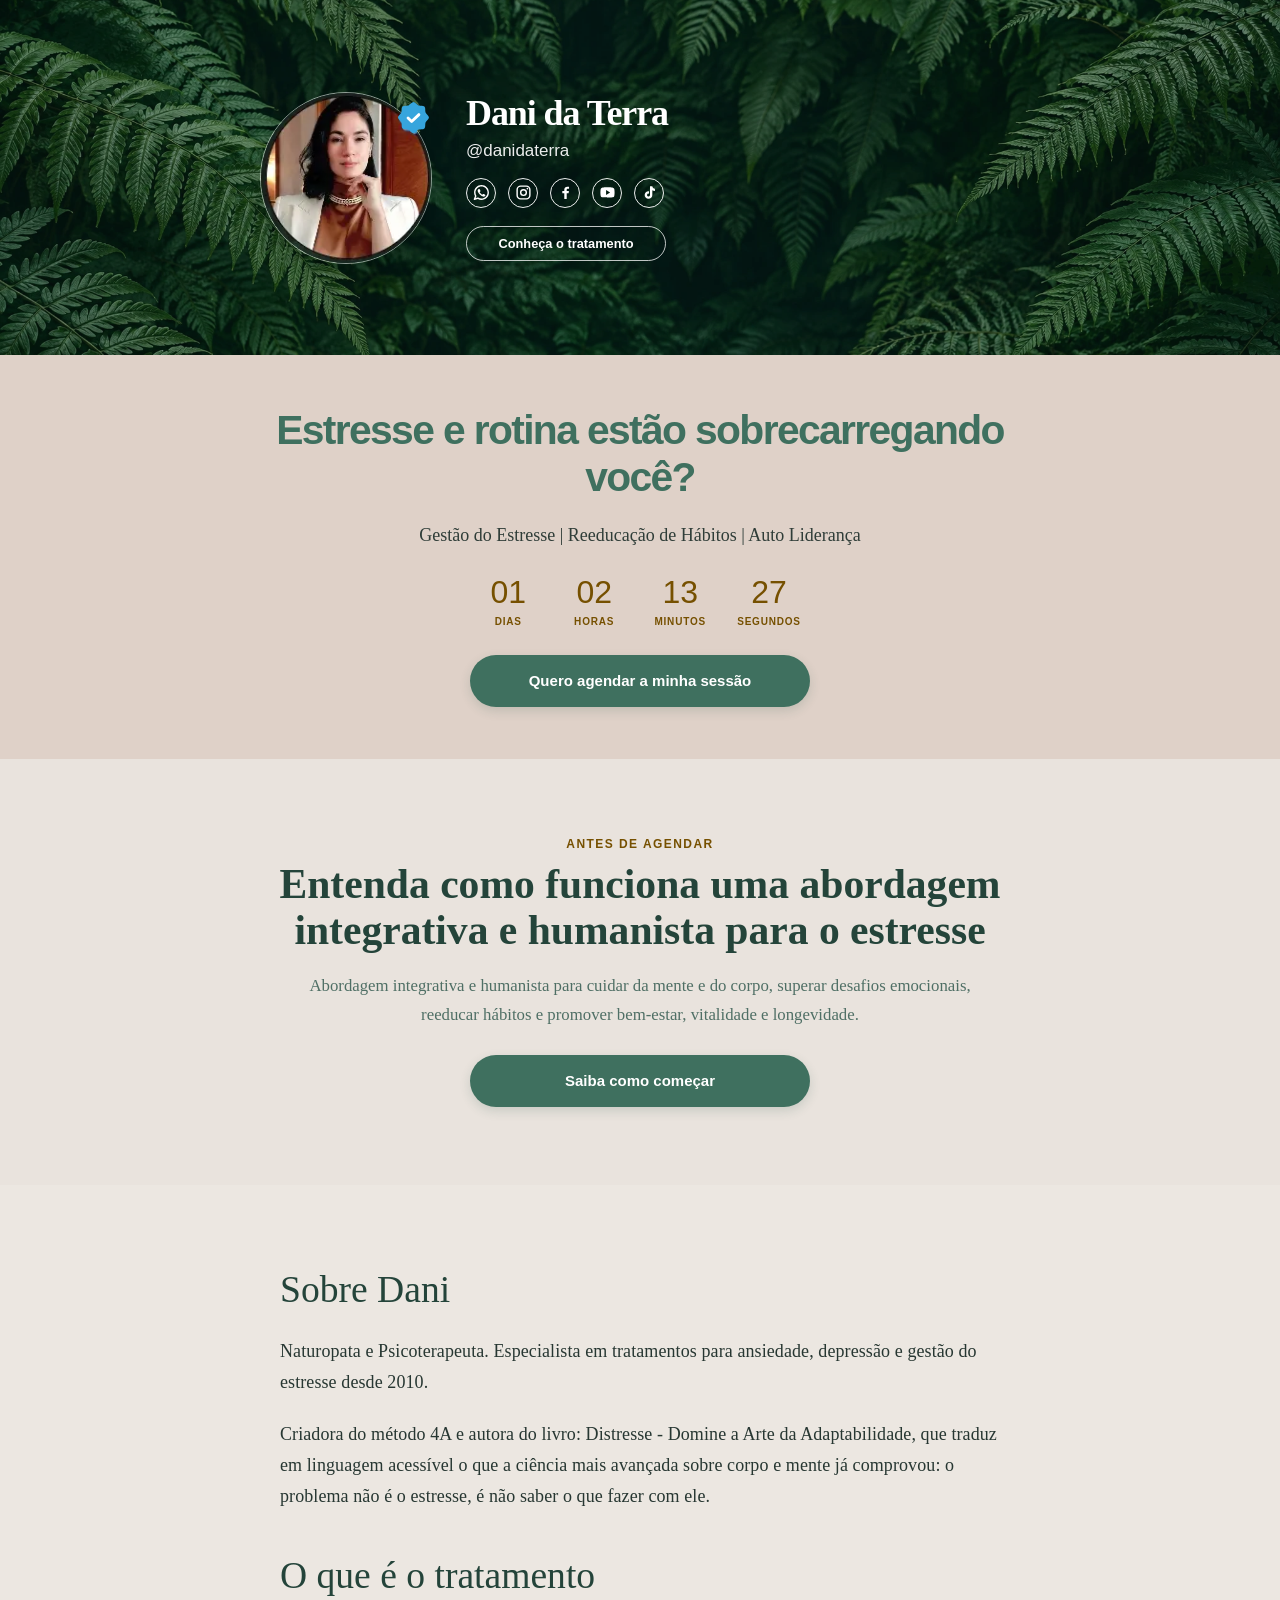
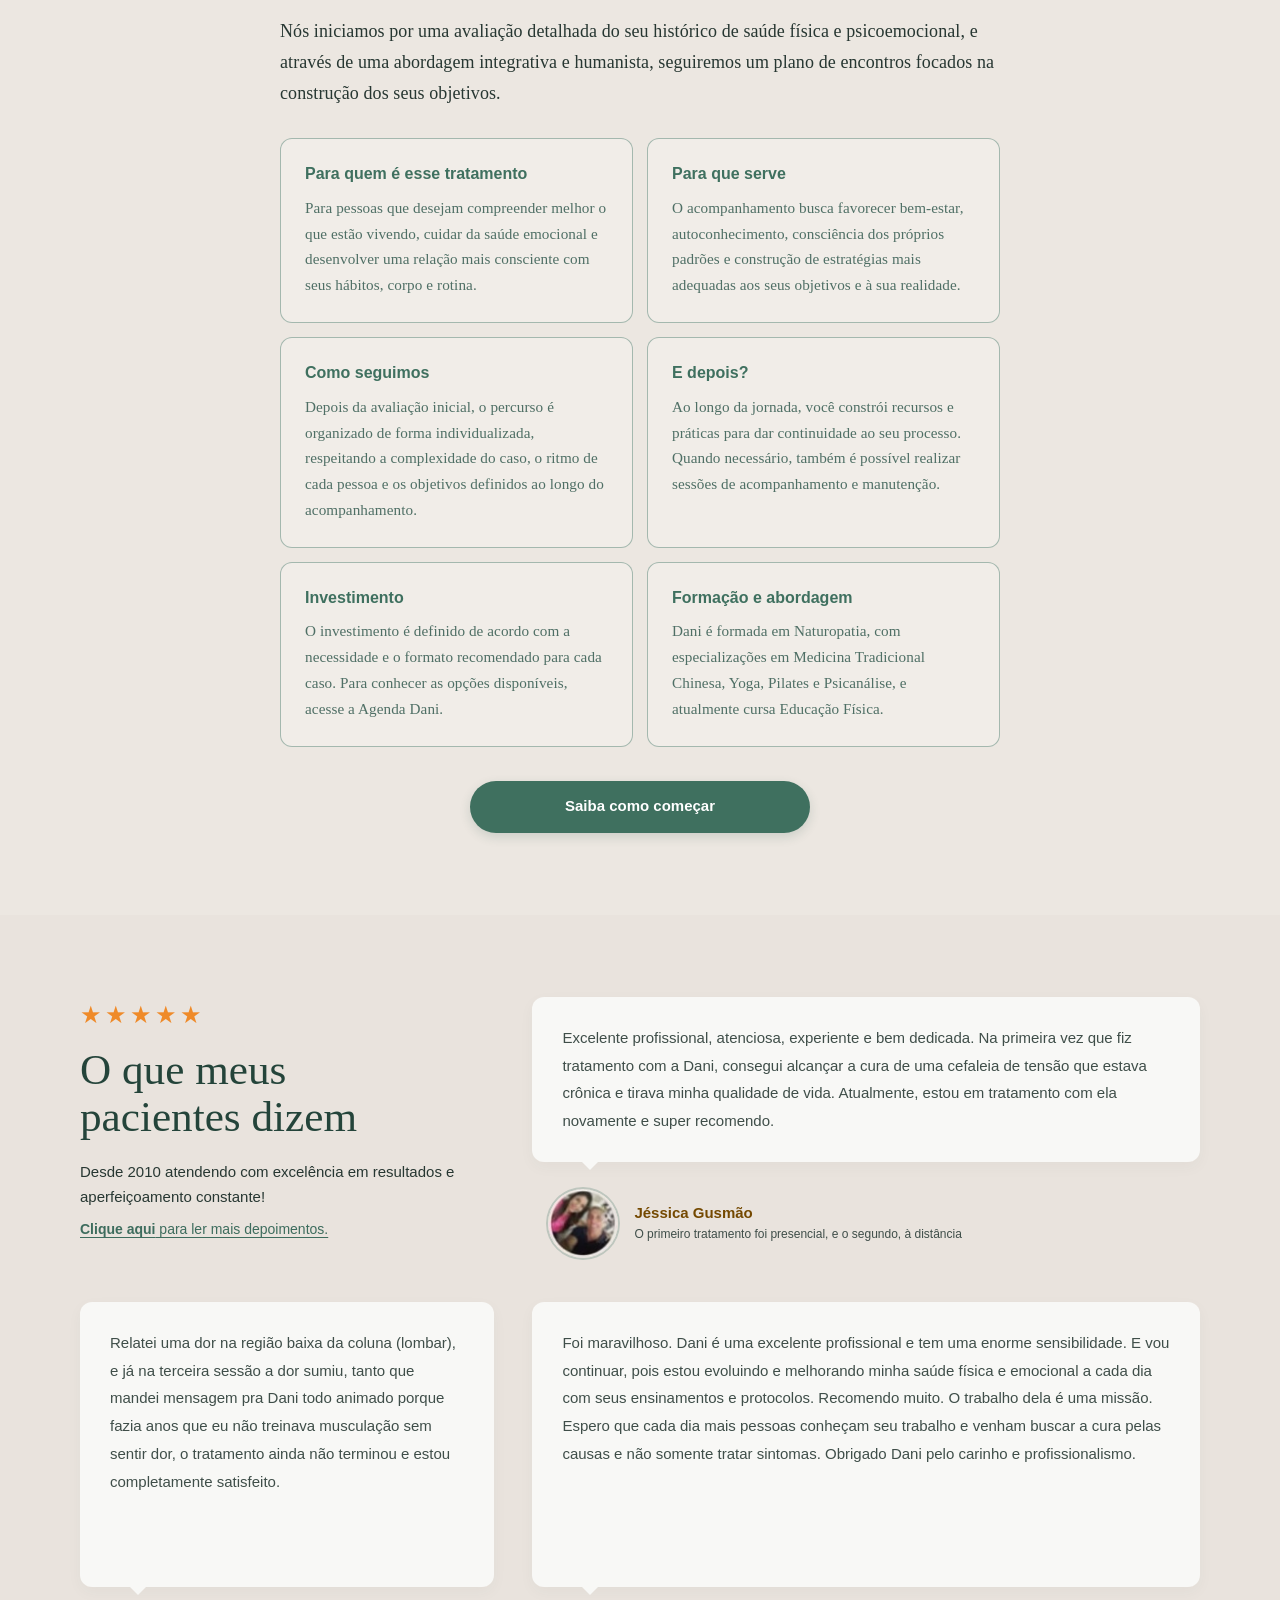
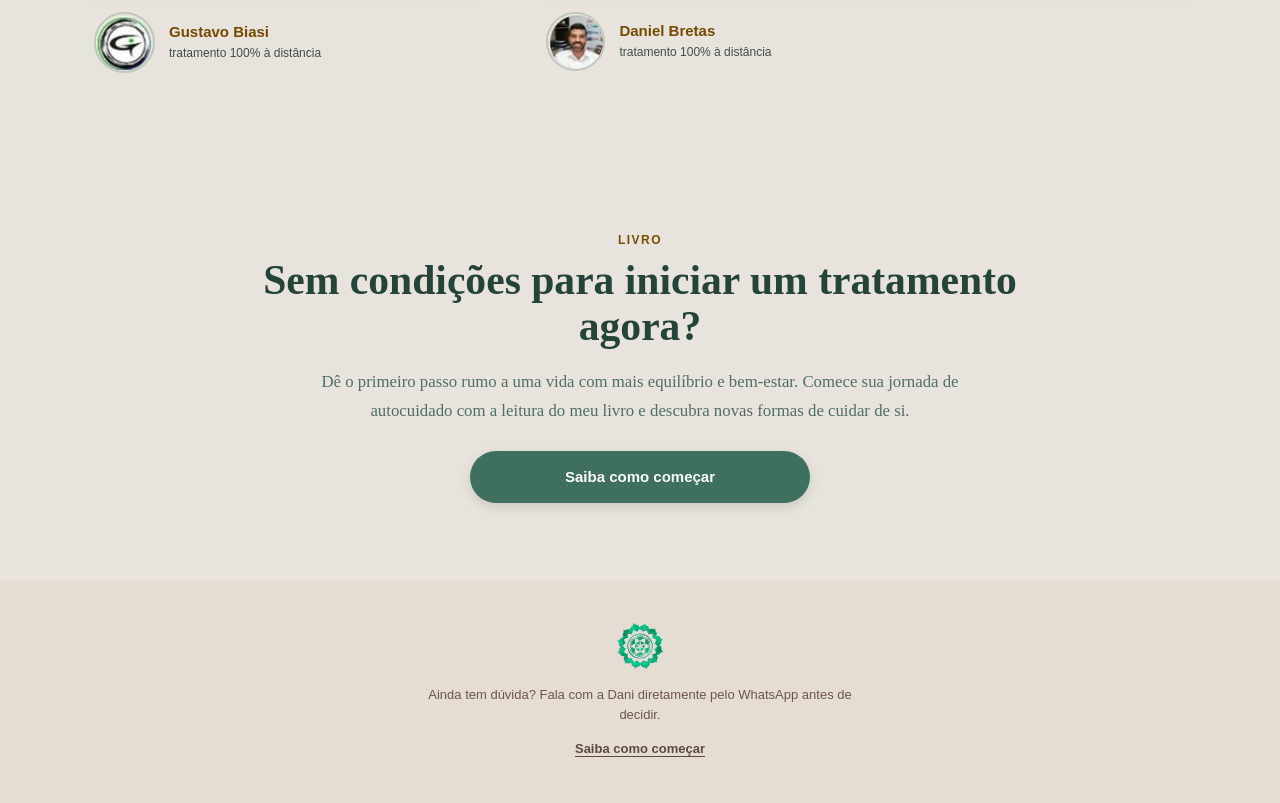
<file: index.html>
<!doctype html>
<html lang="pt-BR">
  <head>
    <meta charset="utf-8" />
    <meta name="viewport" content="width=device-width, initial-scale=1" />
    <meta name="theme-color" content="#3f705f" />
    <meta name="color-scheme" content="light" />
    <meta
      name="description"
      content="Gestão do estresse, reeducação de hábitos e auto liderança com Dani da Terra."
    />
    <title>Dani da Terra | Gestão do Estresse e Saúde Emocional</title>
    <link rel="icon" href="assets/brand-mark.png" type="image/png" />
    <link
      rel="preload"
      as="image"
      href="assets/fern-bg-v2.webp"
      fetchpriority="high"
    />
    <link rel="stylesheet" href="styles.css?v=4" />
  </head>
  <body>
    <main>
      <header class="site-header" id="inicio">
        <div class="header-overlay"></div>
        <div class="profile-lockup">
          <a
            class="profile-link"
            href="#inicio"
            aria-label="Dani da Terra - início"
          >
            <img
              src="assets/dani-profile.webp"
              alt="Dani da Terra"
              class="profile-avatar"
              width="178"
              height="178"
              fetchpriority="high"
              decoding="async"
            />
            <span class="verified" aria-hidden="true"
              ><svg
                xmlns="http://www.w3.org/2000/svg"
                id="Layer_2"
                data-name="Layer 2"
                viewBox="0 0 208 208"
              >
                <defs>
                  <style>
                    .cls-1 {
                      fill: #36a5dd;
                    }

                    .cls-2 {
                      fill: none;
                      stroke: #fff;
                      stroke-linecap: round;
                      stroke-linejoin: round;
                      stroke-width: 19px;
                    }
                  </style>
                </defs>
                <g id="Layer_1-2" data-name="Layer 1">
                  <path
                    class="cls-1"
                    d="m30.5,177.5c-9.2-9.2-3.1-28.5-7.8-39.8S0,116.5,0,104s17.8-22,22.7-33.7-1.4-30.6,7.8-39.8,28.5-3.1,39.8-7.8S91.5,0,104,0s22,17.8,33.7,22.7,30.6-1.4,39.8,7.8,3.1,28.5,7.8,39.8,22.7,21.2,22.7,33.7-17.8,22-22.7,33.7,1.4,30.6-7.8,39.8-28.5,3.1-39.8,7.8-21.2,22.7-33.7,22.7-22-17.8-33.7-22.7-30.6,1.4-39.8-7.8Z"
                  />
                  <polyline
                    class="cls-2"
                    points="140.55 84.74 91.79 131.26 67.45 108"
                  />
                </g>
              </svg>
            </span>
          </a>
          <div class="identity">
            <div class="identity-name">Dani da Terra</div>
            <div class="identity-handle">@danidaterra</div>
            <nav class="socials" aria-label="Redes sociais">
              <a
                href="https://zenklub.com.br/terapeutas/daniele-rossi/"
                target="_blank"
                rel="noopener noreferrer"
                aria-label="WhatsApp"
              >
                <svg
                  viewBox="0 0 24 24"
                  fill="none"
                  xmlns="http://www.w3.org/2000/svg"
                >
                  <path
                    clip-rule="evenodd"
                    fill="currentColor"
                    d="M3.50002 12C3.50002 7.30558 7.3056 3.5 12 3.5C16.6944 3.5 20.5 7.30558 20.5 12C20.5 16.6944 16.6944 20.5 12 20.5C10.3278 20.5 8.77127 20.0182 7.45798 19.1861C7.21357 19.0313 6.91408 18.9899 6.63684 19.0726L3.75769 19.9319L4.84173 17.3953C4.96986 17.0955 4.94379 16.7521 4.77187 16.4751C3.9657 15.176 3.50002 13.6439 3.50002 12ZM12 1.5C6.20103 1.5 1.50002 6.20101 1.50002 12C1.50002 13.8381 1.97316 15.5683 2.80465 17.0727L1.08047 21.107C0.928048 21.4637 0.99561 21.8763 1.25382 22.1657C1.51203 22.4552 1.91432 22.5692 2.28599 22.4582L6.78541 21.1155C8.32245 21.9965 10.1037 22.5 12 22.5C17.799 22.5 22.5 17.799 22.5 12C22.5 6.20101 17.799 1.5 12 1.5ZM14.2925 14.1824L12.9783 15.1081C12.3628 14.7575 11.6823 14.2681 10.9997 13.5855C10.2901 12.8759 9.76402 12.1433 9.37612 11.4713L10.2113 10.7624C10.5697 10.4582 10.6678 9.94533 10.447 9.53028L9.38284 7.53028C9.23954 7.26097 8.98116 7.0718 8.68115 7.01654C8.38113 6.96129 8.07231 7.046 7.84247 7.24659L7.52696 7.52195C6.76823 8.18414 6.3195 9.2723 6.69141 10.3741C7.07698 11.5163 7.89983 13.314 9.58552 14.9997C11.3991 16.8133 13.2413 17.5275 14.3186 17.8049C15.1866 18.0283 16.008 17.7288 16.5868 17.2572L17.1783 16.7752C17.4313 16.5691 17.5678 16.2524 17.544 15.9269C17.5201 15.6014 17.3389 15.308 17.0585 15.1409L15.3802 14.1409C15.0412 13.939 14.6152 13.9552 14.2925 14.1824Z"
                  />
                </svg>
              </a>
              <a
                href="https://www.instagram.com/danidaterra"
                target="_blank"
                rel="noopener noreferrer"
                aria-label="Instagram"
                ><svg viewBox="0 0 24 24" aria-hidden="true">
                  <rect
                    x="3"
                    y="3"
                    width="18"
                    height="18"
                    rx="5"
                    fill="none"
                    stroke="currentColor"
                    stroke-width="2"
                  />
                  <circle
                    cx="12"
                    cy="12"
                    r="4"
                    fill="none"
                    stroke="currentColor"
                    stroke-width="2"
                  />
                  <circle cx="17.5" cy="6.5" r="1.2" fill="currentColor" /></svg
              ></a>
              <a
                href="https://www.facebook.com/danidaterra"
                target="_blank"
                rel="noopener noreferrer"
                aria-label="Facebook"
                ><svg viewBox="0 0 24 24" aria-hidden="true">
                  <path
                    d="M13.7 21v-8h2.7l.4-3h-3.1V8.1c0-.9.3-1.5 1.6-1.5H17V4a22 22 0 0 0-2.5-.1c-2.5 0-4.2 1.5-4.2 4.3V10H7.5v3h2.8v8h3.4Z"
                    fill="currentColor"
                  /></svg
              ></a>
              <a
                href="https://www.youtube.com/danidaterra"
                target="_blank"
                rel="noopener noreferrer"
                aria-label="YouTube"
                ><svg viewBox="0 0 24 24" aria-hidden="true">
                  <path
                    d="M21.6 7.2a2.8 2.8 0 0 0-2-2C17.8 4.7 12 4.7 12 4.7s-5.8 0-7.6.5a2.8 2.8 0 0 0-2 2A29 29 0 0 0 2 12a29 29 0 0 0 .4 4.8 2.8 2.8 0 0 0 2 2c1.8.5 7.6.5 7.6.5s5.8 0 7.6-.5a2.8 2.8 0 0 0 2-2A29 29 0 0 0 22 12a29 29 0 0 0-.4-4.8ZM10 15.4V8.6l5.7 3.4-5.7 3.4Z"
                    fill="currentColor"
                  /></svg
              ></a>
              <a
                href="https://www.tiktok.com/danidaterra"
                target="_blank"
                rel="noopener noreferrer"
                aria-label="TikTok"
                ><svg viewBox="0 0 24 24" aria-hidden="true">
                  <path
                    d="M16 3c.4 2.1 1.6 3.4 3.7 3.7V10a7.1 7.1 0 0 1-3.7-1.1v6.6a5.4 5.4 0 1 1-4.7-5.3v3.4a2.1 2.1 0 1 0 1.4 2V3H16Z"
                    fill="currentColor"
                  /></svg
              ></a>
            </nav>
            <a class="header-vsl-link" href="vsl.html">Conheça o tratamento</a>
          </div>
        </div>
      </header>

      <section class="hero" aria-labelledby="hero-title">
        <div class="hero-inner">
          <h1 id="hero-title">Estresse e rotina estão sobrecarregando você?</h1>
          <p class="hero-subtitle">
            Gestão do Estresse | Reeducação de Hábitos | Auto Liderança
          </p>
          <div
            class="countdown"
            aria-label="Contagem regressiva"
            aria-live="off"
          >
            <div><strong id="days">01</strong><span>DIAS</span></div>
            <div><strong id="hours">02</strong><span>HORAS</span></div>
            <div><strong id="minutes">13</strong><span>MINUTOS</span></div>
            <div><strong id="seconds">28</strong><span>SEGUNDOS</span></div>
          </div>
          <a
            class="primary-cta"
            href="https://zenklub.com.br/terapeutas/daniele-rossi/"
            target="_blank"
            rel="noopener noreferrer"
            >Quero agendar a minha sessão</a
          >
        </div>
      </section>

      <section class="vsl-teaser" aria-labelledby="vsl-teaser-title">
        <div class="vsl-teaser-inner">
          <span class="eyebrow">Antes de agendar</span>
          <h2 id="vsl-teaser-title">
            Entenda como funciona uma abordagem integrativa e humanista para o
            estresse
          </h2>
          <p>
            Abordagem integrativa e humanista para cuidar da mente e do corpo,
            superar desafios emocionais, reeducar hábitos e promover bem-estar,
            vitalidade e longevidade.
          </p>
          <a class="primary-cta" href="vsl.html" target="_blank"
            >Saiba como começar</a
          >
        </div>
      </section>

      <section class="about" id="sobre">
        <div class="content-narrow">
          <h2>Sobre Dani</h2>
          <p class="lead-copy">
            Naturopata e Psicoterapeuta. Especialista em tratamentos para
            ansiedade, depressão e gestão do estresse desde 2010.
          </p>
          <p>
            Criadora do método 4A e autora do livro: Distresse - Domine a Arte
            da Adaptabilidade, que traduz em linguagem acessível o que a ciência
            mais avançada sobre corpo e mente já comprovou: o problema não é o
            estresse, é não saber o que fazer com ele.
          </p>

          <section class="treatment-info" aria-labelledby="treatment-title">
            <h2 id="treatment-title">O que é o tratamento</h2>
            <p class="lead-copy">
              Nós iniciamos por uma avaliação detalhada do seu histórico de
              saúde física e psicoemocional, e através de uma abordagem
              integrativa e humanista, seguiremos um plano de encontros focados
              na construção dos seus objetivos.
            </p>
            <div class="info-grid">
              <article class="info-card">
                <h3>Para quem é esse tratamento</h3>
                <p>
                  Para pessoas que desejam compreender melhor o que estão
                  vivendo, cuidar da saúde emocional e desenvolver uma relação
                  mais consciente com seus hábitos, corpo e rotina.
                </p>
              </article>
              <article class="info-card">
                <h3>Para que serve</h3>
                <p>
                  O acompanhamento busca favorecer bem-estar, autoconhecimento,
                  consciência dos próprios padrões e construção de estratégias
                  mais adequadas aos seus objetivos e à sua realidade.
                </p>
              </article>
              <article class="info-card">
                <h3>Como seguimos</h3>
                <p>
                  Depois da avaliação inicial, o percurso é organizado de forma
                  individualizada, respeitando a complexidade do caso, o ritmo
                  de cada pessoa e os objetivos definidos ao longo do
                  acompanhamento.
                </p>
              </article>
              <article class="info-card">
                <h3>E depois?</h3>
                <p>
                  Ao longo da jornada, você constrói recursos e práticas para
                  dar continuidade ao seu processo. Quando necessário, também é
                  possível realizar sessões de acompanhamento e manutenção.
                </p>
              </article>
              <article class="info-card">
                <h3>Investimento</h3>
                <p>
                  O investimento é definido de acordo com a necessidade e o
                  formato recomendado para cada caso. Para conhecer as opções
                  disponíveis, acesse a Agenda Dani.
                </p>
              </article>
              <article class="info-card">
                <h3>Formação e abordagem</h3>
                <p>
                  Dani é formada em Naturopatia, com especializações em Medicina
                  Tradicional Chinesa, Yoga, Pilates e Psicanálise, e atualmente
                  cursa Educação Física.
                </p>
              </article>
            </div>
          </section>

          <a
            class="primary-cta cta-after"
            href="https://zenklub.com.br/terapeutas/daniele-rossi/"
            target="_blank"
            rel="noopener noreferrer"
            >Saiba como começar</a
          >
        </div>
      </section>

      <section
        class="testimonials"
        id="depoimentos"
        aria-labelledby="reviews-title"
      >
        <div class="reviews-grid">
          <div class="reviews-intro">
            <div class="stars" aria-label="5 estrelas">★★★★★</div>
            <h2 id="reviews-title">O que meus<br />pacientes dizem</h2>
            <p>
              Desde 2010 atendendo com excelência em resultados e
              aperfeiçoamento constante!
            </p>
            <a
              href="https://share.google/78tJWaMFnP3QpZJd7"
              target="_blank"
              rel="noopener noreferrer"
              ><strong>Clique aqui</strong> para ler mais depoimentos.</a
            >
          </div>

          <article class="review review-featured">
            <div class="review-bubble">
              Excelente profissional, atenciosa, experiente e bem dedicada. Na
              primeira vez que fiz tratamento com a Dani, consegui alcançar a
              cura de uma cefaleia de tensão que estava crônica e tirava minha
              qualidade de vida. Atualmente, estou em tratamento com ela
              novamente e super recomendo.
            </div>
            <div class="review-person">
              <img
                src="assets/jessica.jpg"
                alt=""
                class="review-avatar"
                width="74"
                height="73"
                loading="lazy"
                decoding="async"
              />
              <div>
                <strong>Jéssica Gusmão</strong
                ><span
                  >O primeiro tratamento foi presencial, e o segundo, à
                  distância</span
                >
              </div>
            </div>
          </article>

          <article class="review review-secondary">
            <div class="review-bubble">
              Foi maravilhoso. Dani é uma excelente profissional e tem uma
              enorme sensibilidade. E vou continuar, pois estou evoluindo e
              melhorando minha saúde física e emocional a cada dia com seus
              ensinamentos e protocolos. Recomendo muito. O trabalho dela é uma
              missão. Espero que cada dia mais pessoas conheçam seu trabalho e
              venham buscar a cura pelas causas e não somente tratar sintomas.
              Obrigado Dani pelo carinho e profissionalismo.
            </div>
            <div class="review-person">
              <img
                src="assets/daniel.jpg"
                alt=""
                class="review-avatar"
                width="59"
                height="59"
                loading="lazy"
                decoding="async"
              />
              <div>
                <strong>Daniel Bretas</strong
                ><span>tratamento 100% à distância</span>
              </div>
            </div>
          </article>

          <article class="review review-secondary">
            <div class="review-bubble">
              Relatei uma dor na região baixa da coluna (lombar), e já na
              terceira sessão a dor sumiu, tanto que mandei mensagem pra Dani
              todo animado porque fazia anos que eu não treinava musculação sem
              sentir dor, o tratamento ainda não terminou e estou completamente
              satisfeito.
            </div>
            <div class="review-person">
              <img
                src="assets/gustavo.jpg"
                alt=""
                class="review-avatar"
                width="61"
                height="61"
                loading="lazy"
                decoding="async"
              />
              <div>
                <strong>Gustavo Biasi</strong
                ><span>tratamento 100% à distância</span>
              </div>
            </div>
          </article>
        </div>
      </section>

      <section class="vsl-teaser" aria-labelledby="livro-teaser-title">
        <div class="vsl-teaser-inner">
          <span class="eyebrow">Livro</span>
          <h2 id="vsl-teaser-title">
            Sem condições para iniciar um tratamento agora?
          </h2>
          <p>
            Dê o primeiro passo rumo a uma vida com mais equilíbrio e bem-estar.
            Comece sua jornada de autocuidado com a leitura do meu livro e
            descubra novas formas de cuidar de si.
          </p>
          <a class="primary-cta" href="vsl.html" target="_blank"
            >Saiba como começar</a
          >
        </div>
      </section>

      <footer class="site-footer">
        <div class="footer-mark" aria-hidden="true">
          <img
            src="assets/brand-mark.png"
            alt="Dani da Terra"
            width="50px"
            height="50px"
            fetchpriority="high"
            decoding="async"
          />
        </div>
        <p>
          Ainda tem dúvida? Fala com a Dani diretamente pelo WhatsApp antes de
          decidir.
        </p>
        <a
          href="https://zenklub.com.br/terapeutas/daniele-rossi/"
          target="_blank"
          rel="noopener noreferrer"
          >Saiba como começar</a
        >
      </footer>
    </main>
    <script src="script.js" defer></script>
  </body>
</html>
</file>
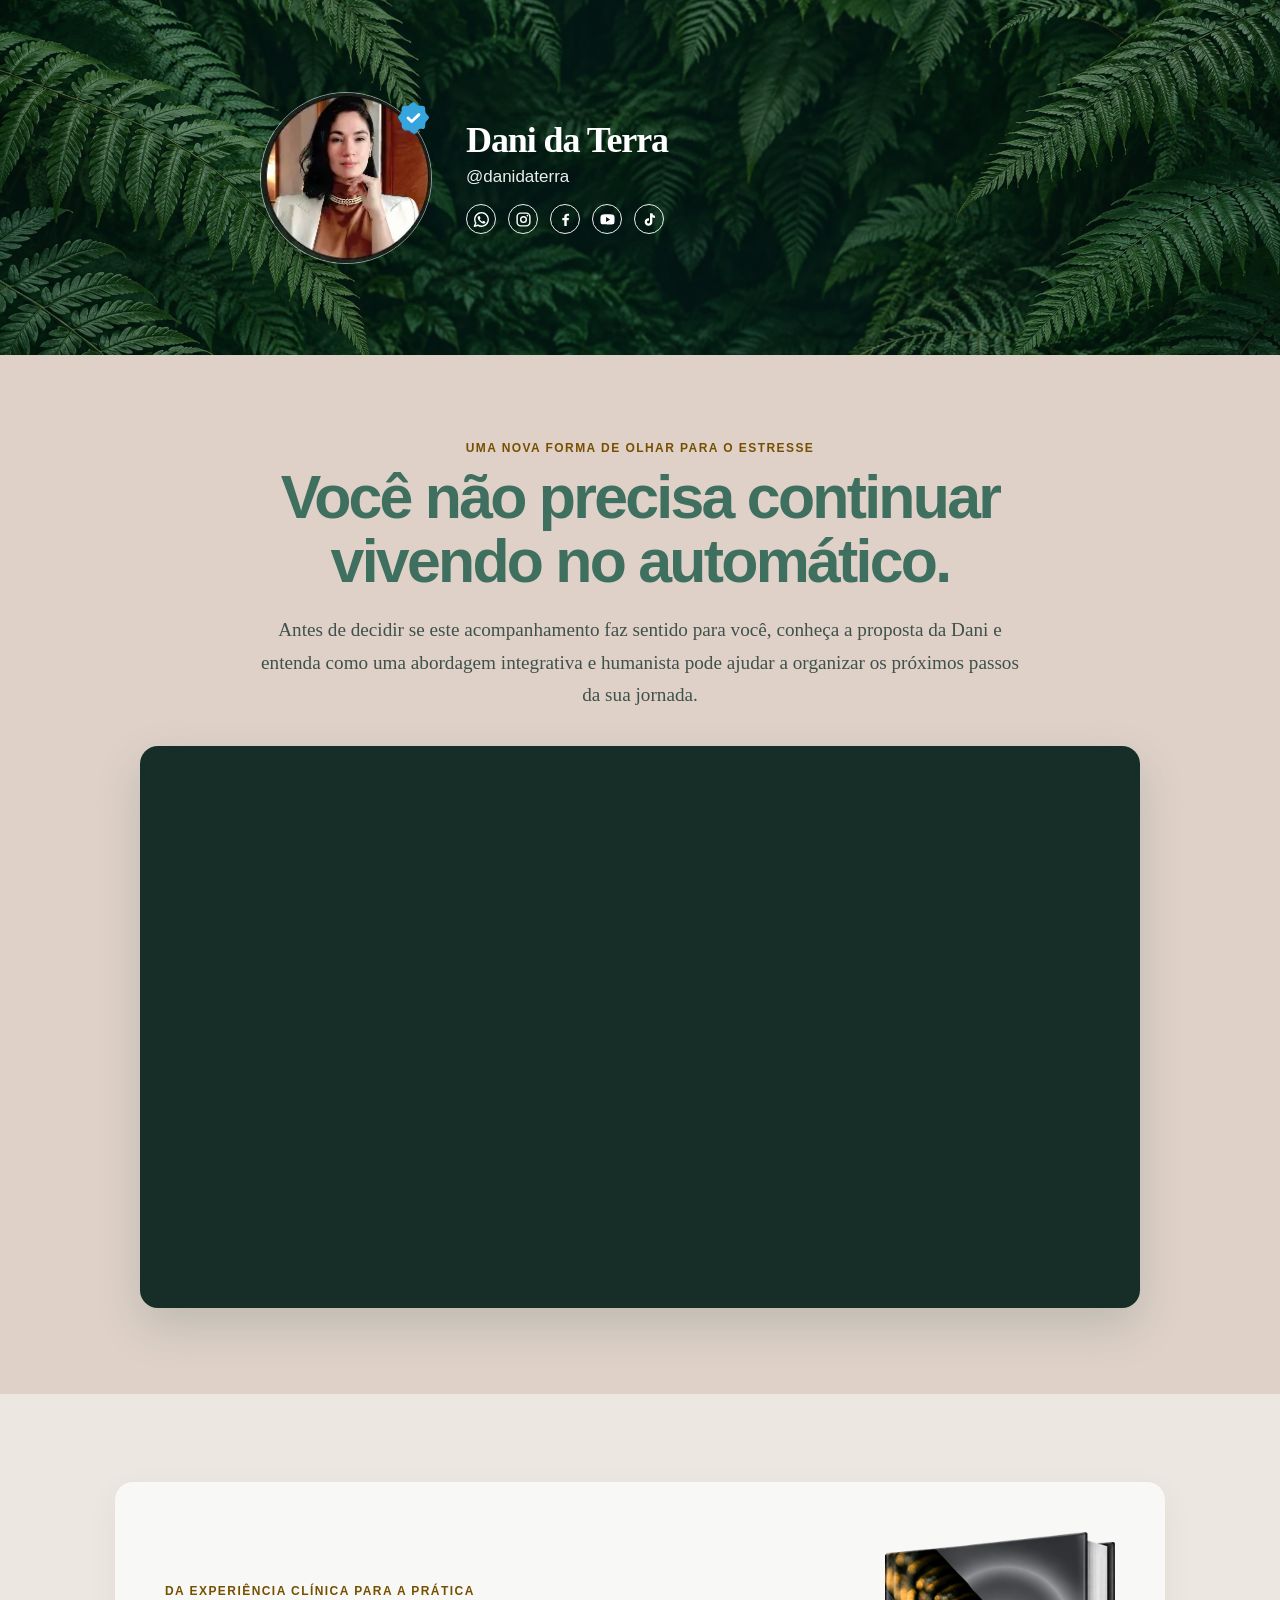
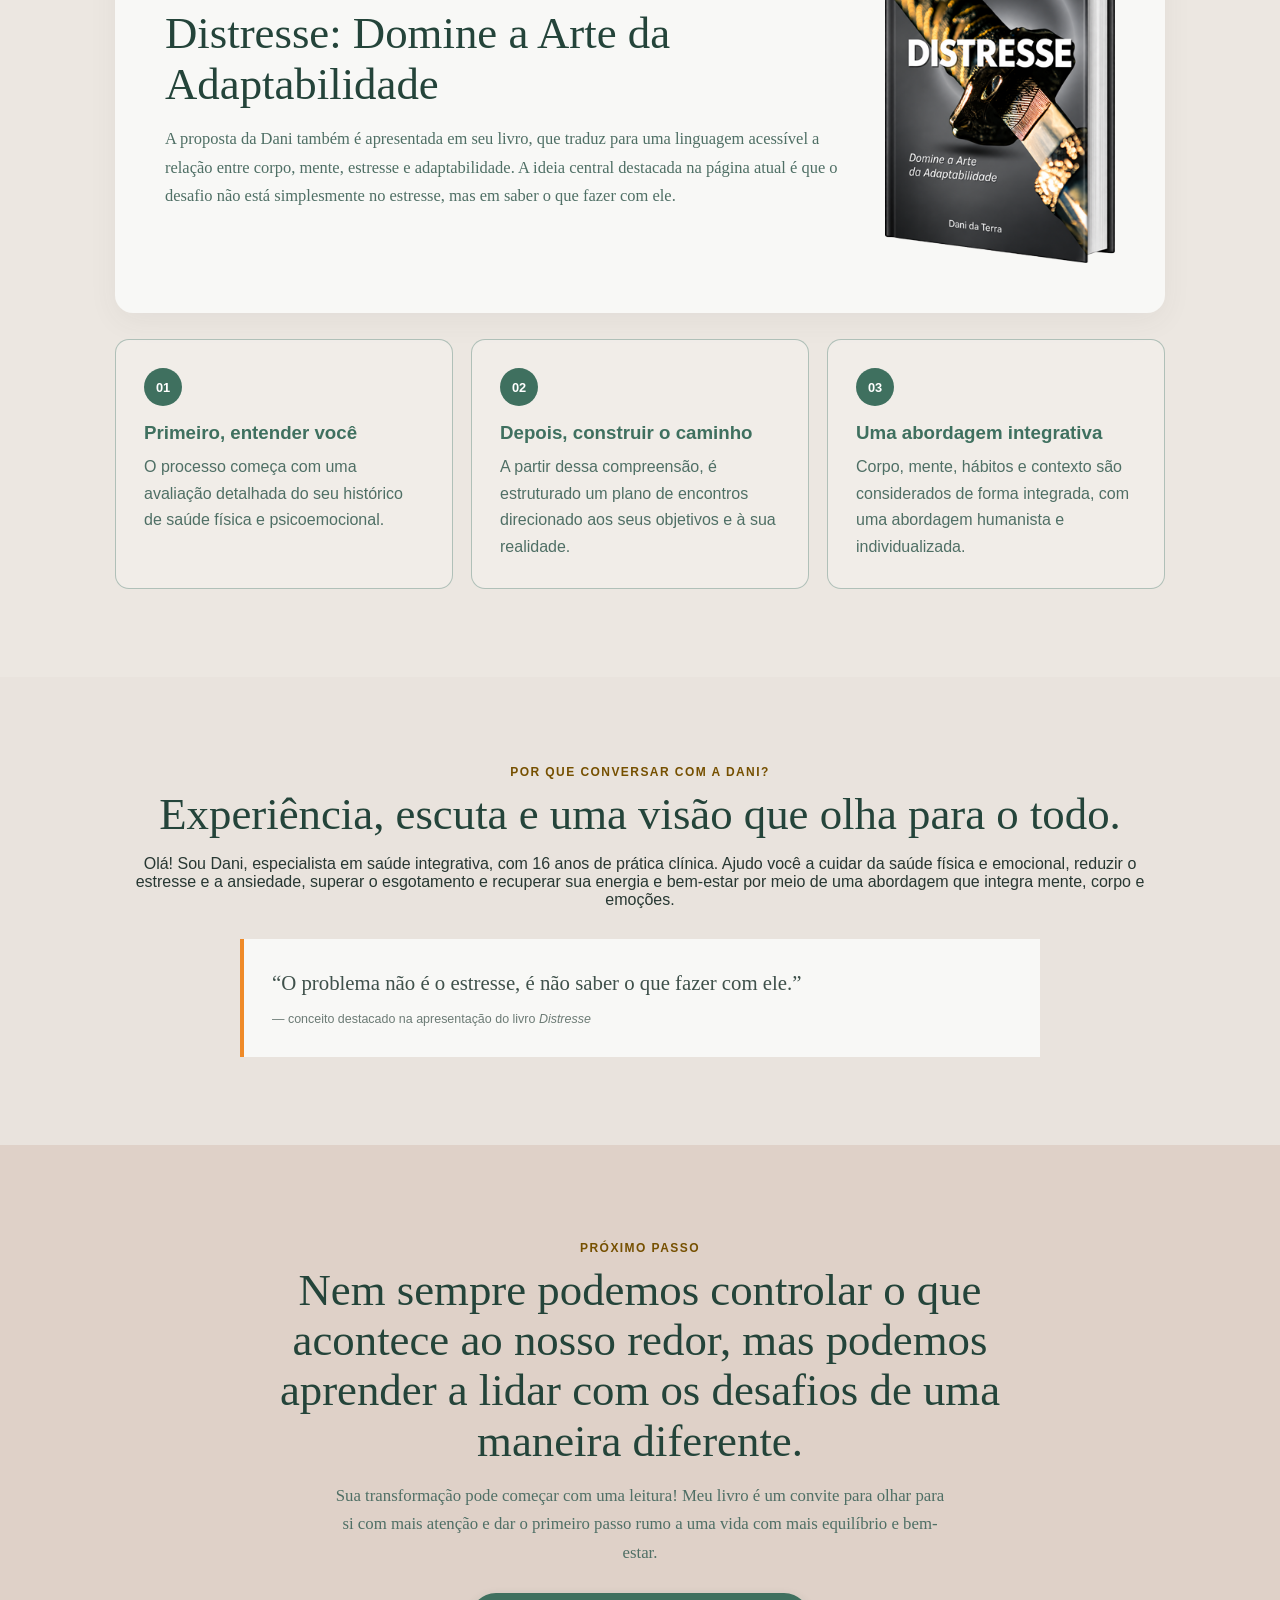
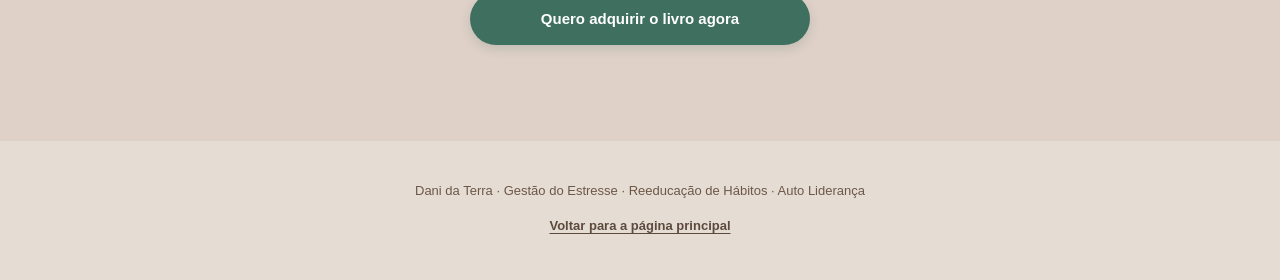
<file: vsl.html>
<!doctype html>
<html lang="pt-BR">
  <head>
    <meta charset="utf-8" />
    <meta name="viewport" content="width=device-width, initial-scale=1" />
    <meta name="theme-color" content="#3f705f" />
    <meta
      name="description"
      content="Conheça a abordagem integrativa de Dani da Terra e agende sua sessão."
    />
    <title>Conheça o tratamento | Dani da Terra</title>
    <link rel="icon" href="assets/brand-mark.png" type="image/png" />
    <link rel="stylesheet" href="styles.css" />
  </head>
  <body class="vsl-page">
    <main>
      <header class="site-header" id="inicio">
        <div class="header-overlay"></div>
        <div class="profile-lockup">
          <a
            class="profile-link"
            href="index.html"
            aria-label="Dani da Terra - início"
          >
            <img
              src="assets/dani-profile.webp"
              alt="Dani da Terra"
              class="profile-avatar"
              width="178"
              height="178"
              fetchpriority="high"
              decoding="async"
            />
            <span class="verified" aria-hidden="true"
              ><svg xmlns="http://www.w3.org/2000/svg" viewBox="0 0 208 208">
                <defs>
                  <style>
                    .cls-1 {
                      fill: #36a5dd;
                    }
                    .cls-2 {
                      fill: none;
                      stroke: #fff;
                      stroke-linecap: round;
                      stroke-linejoin: round;
                      stroke-width: 19px;
                    }
                  </style>
                </defs>
                <g>
                  <path
                    class="cls-1"
                    d="m30.5,177.5c-9.2-9.2-3.1-28.5-7.8-39.8S0,116.5,0,104s17.8-22,22.7-33.7-1.4-30.6,7.8-39.8,28.5-3.1,39.8-7.8S91.5,0,104,0s22,17.8,33.7,22.7,30.6-1.4,39.8,7.8,3.1,28.5,7.8,39.8,22.7,21.2,22.7,33.7-17.8,22-22.7,33.7,1.4,30.6-7.8,39.8-28.5-3.1-39.8,7.8-21.2,22.7-33.7,22.7-22-17.8-33.7-22.7-30.6-1.4-39.8-7.8Z"
                  />
                  <polyline
                    class="cls-2"
                    points="140.55 84.74 91.79 131.26 67.45 108"
                  />
                </g>
              </svg>
            </span>
          </a>

          <div class="identity">
            <div class="identity-name">Dani da Terra</div>
            <div class="identity-handle">@danidaterra</div>

            <nav class="socials" aria-label="Redes sociais">
              <a
                href="https://zenklub.com.br/terapeutas/daniele-rossi/"
                target="_blank"
                rel="noopener noreferrer"
                aria-label="WhatsApp"
              >
                <svg
                  viewBox="0 0 24 24"
                  fill="none"
                  xmlns="http://www.w3.org/2000/svg"
                >
                  <path
                    clip-rule="evenodd"
                    fill="currentColor"
                    d="M3.50002 12C3.50002 7.30558 7.3056 3.5 12 3.5C16.6944 3.5 20.5 7.30558 20.5 12C20.5 16.6944 16.6944 20.5 12 20.5C10.3278 20.5 8.77127 20.0182 7.45798 19.1861C7.21357 19.0313 6.91408 18.9899 6.63684 19.0726L3.75769 19.9319L4.84173 17.3953C4.96986 17.0955 4.94379 16.7521 4.77187 16.4751C3.9657 15.176 3.50002 13.6439 3.50002 12ZM12 1.5C6.20103 1.5 1.50002 6.20101 1.50002 12C1.50002 13.8381 1.97316 15.5683 2.80465 17.0727L1.08047 21.107C0.928048 21.4637 0.99561 21.8763 1.25382 22.1657C1.51203 22.4552 1.91432 22.5692 2.28599 22.4582L6.78541 21.1155C8.32245 21.9965 10.1037 22.5 12 22.5C17.799 22.5 22.5 17.799 22.5 12C22.5 6.20101 17.799 1.5 12 1.5ZM14.2925 14.1824L12.9783 15.1081C12.3628 14.7575 11.6823 14.2681 10.9997 13.5855C10.2901 12.8759 9.76402 12.1433 9.37612 11.4713L10.2113 10.7624C10.5697 10.4582 10.6678 9.94533 10.447 9.53028L9.38284 7.53028C9.23954 7.26097 8.98116 7.0718 8.68115 7.01654C8.38113 6.96129 8.07231 7.046 7.84247 7.24659L7.52696 7.52195C6.76823 8.18414 6.3195 9.2723 6.69141 10.3741C7.07698 11.5163 7.89983 13.314 9.58552 14.9997C11.3991 16.8133 13.2413 17.5275 14.3186 17.8049C15.1866 18.0283 16.008 17.7288 16.5868 17.2572L17.1783 16.7752C17.4313 16.5691 17.5678 16.2524 17.544 15.9269C17.5201 15.6014 17.3389 15.308 17.0585 15.1409L15.3802 14.1409C15.0412 13.939 14.6152 13.9552 14.2925 14.1824Z"
                  />
                </svg>
              </a>
              <a
                href="https://www.instagram.com/danidaterra"
                target="_blank"
                rel="noopener noreferrer"
                aria-label="Instagram"
              >
                <svg viewBox="0 0 24 24" aria-hidden="true">
                  <rect
                    x="3"
                    y="3"
                    width="18"
                    height="18"
                    rx="5"
                    fill="none"
                    stroke="currentColor"
                    stroke-width="2"
                  />
                  <circle
                    cx="12"
                    cy="12"
                    r="4"
                    fill="none"
                    stroke="currentColor"
                    stroke-width="2"
                  />
                  <circle cx="17.5" cy="6.5" r="1.2" fill="currentColor" />
                </svg>
              </a>
              <a
                href="https://www.facebook.com/danidaterra"
                target="_blank"
                rel="noopener noreferrer"
                aria-label="Facebook"
              >
                <svg viewBox="0 0 24 24" aria-hidden="true">
                  <path
                    d="M13.7 21v-8h2.7l.4-3h-3.1V8.1c0-.9.3-1.5 1.6-1.5H17V4a22 22 0 0 0-2.5-.1c-2.5 0-4.2 1.5-4.2 4.3V10H7.5v3h2.8v8h3.4Z"
                    fill="currentColor"
                  />
                </svg>
              </a>
              <a
                href="https://www.youtube.com/danidaterra"
                target="_blank"
                rel="noopener noreferrer"
                aria-label="YouTube"
              >
                <svg viewBox="0 0 24 24" aria-hidden="true">
                  <path
                    d="M21.6 7.2a2.8 2.8 0 0 0-2-2C17.8 4.7 12 4.7 12 4.7s-5.8 0-7.6.5a2.8 2.8 0 0 0-2 2A29 29 0 0 0 2 12a29 29 0 0 0 .4 4.8 2.8 2.8 0 0 0 2 2c1.8.5 7.6.5 7.6.5s5.8 0 7.6-.5a2.8 2.8 0 0 0 2-2A29 29 0 0 0 22 12a29 29 0 0 0-.4-4.8ZM10 15.4V8.6l5.7 3.4-5.7 3.4Z"
                    fill="currentColor"
                  />
                </svg>
              </a>
              <a
                href="https://www.tiktok.com/danidaterra"
                target="_blank"
                rel="noopener noreferrer"
                aria-label="TikTok"
              >
                <svg viewBox="0 0 24 24" aria-hidden="true">
                  <path
                    d="M16 3c.4 2.1 1.6 3.4 3.7 3.7V10a7.1 7.1 0 0 1-3.7-1.1v6.6a5.4 5.4 0 1 1-4.7-5.3v3.4a2.1 2.1 0 1 0 1.4 2V3H16Z"
                    fill="currentColor"
                  />
                </svg>
              </a>
            </nav>
          </div>
        </div>
      </header>
      <section class="vsl-hero">
        <div class="vsl-copy">
          <span class="eyebrow">Uma nova forma de olhar para o estresse</span>
          <h1>Você não precisa continuar vivendo no automático.</h1>
          <p class="vsl-lead">
            Antes de decidir se este acompanhamento faz sentido para você,
            conheça a proposta da Dani e entenda como uma abordagem integrativa
            e humanista pode ajudar a organizar os próximos passos da sua
            jornada.
          </p>
        </div>
        <div class="video-shell" aria-label="Vídeo de apresentação">
          <div class="video-ratio">
            <iframe
              width="560"
              height="315"
              src="https://www.youtube.com/embed/ON3GoC-4OkA?si=x4fhpeoa9GdSzFZ3"
              title="YouTube video player"
              frameborder="0"
              allow="
                accelerometer;
                autoplay;
                clipboard-write;
                encrypted-media;
                gyroscope;
                picture-in-picture;
                web-share;
              "
              referrerpolicy="strict-origin-when-cross-origin"
              allowfullscreen
            ></iframe>
          </div>
        </div>
      </section>
      <section class="vsl-section">
        <div class="vsl-container">
          <div class="book-card">
            <div>
              <span class="eyebrow">Da experiência clínica para a prática</span>
              <h2>Distresse: Domine a Arte da Adaptabilidade</h2>
              <p>
                A proposta da Dani também é apresentada em seu livro, que traduz
                para uma linguagem acessível a relação entre corpo, mente,
                estresse e adaptabilidade. A ideia central destacada na página
                atual é que o desafio não está simplesmente no estresse, mas em
                saber o que fazer com ele.
              </p>
            </div>
            <div>
              <img
                src="assets/livro.png"
                alt="Livro Distresse"
                width="300px"
                height="auto"
              />
            </div>
          </div>
          <div class="vsl-grid">
            <article>
              <span class="step">01</span>
              <h3>Primeiro, entender você</h3>
              <p>
                O processo começa com uma avaliação detalhada do seu histórico
                de saúde física e psicoemocional.
              </p>
            </article>
            <article>
              <span class="step">02</span>
              <h3>Depois, construir o caminho</h3>
              <p>
                A partir dessa compreensão, é estruturado um plano de encontros
                direcionado aos seus objetivos e à sua realidade.
              </p>
            </article>
            <article>
              <span class="step">03</span>
              <h3>Uma abordagem integrativa</h3>
              <p>
                Corpo, mente, hábitos e contexto são considerados de forma
                integrada, com uma abordagem humanista e individualizada.
              </p>
            </article>
          </div>
        </div>
      </section>
      <section class="vsl-section vsl-proof">
        <div class="vsl-container">
          <span class="eyebrow">Por que conversar com a Dani?</span>
          <h2>Experiência, escuta e uma visão que olha para o todo.</h2>
          <p>
            Olá! Sou Dani, especialista em saúde integrativa, com 16 anos de
            prática clínica. Ajudo você a cuidar da saúde física e emocional,
            reduzir o estresse e a ansiedade, superar o esgotamento e recuperar
            sua energia e bem-estar por meio de uma abordagem que integra mente,
            corpo e emoções.
          </p>
          <div class="quote">
            “O problema não é o estresse, é não saber o que fazer com
            ele.”<small
              >— conceito destacado na apresentação do livro
              <em>Distresse</em></small
            >
          </div>
        </div>
      </section>
      <section class="vsl-final-cta">
        <div>
          <span class="eyebrow">Próximo passo</span>
          <h2>
            Nem sempre podemos controlar o que acontece ao nosso redor, mas
            podemos aprender a lidar com os desafios de uma maneira diferente.
          </h2>
          <p>
            Sua transformação pode começar com uma leitura! Meu livro é um
            convite para olhar para si com mais atenção e dar o primeiro passo
            rumo a uma vida com mais equilíbrio e bem-estar.
          </p>
          <a
            class="primary-cta"
            href="https://zenklub.com.br/terapeutas/daniele-rossi/"
            target="_blank"
            rel="noopener noreferrer"
            >Quero adquirir o livro agora</a
          >
        </div>
      </section>
      <footer class="site-footer">
        <p>
          Dani da Terra · Gestão do Estresse · Reeducação de Hábitos · Auto
          Liderança
        </p>
        <a href="index-dani-atualizado.html">Voltar para a página principal</a>
      </footer>
    </main>
  </body>
</html>
</file>
<file: styles.css>
:root {
  --bg: #ece7e1;
  --hero: #dfd1c8;
  --card: #f8f8f6;
  --green: #3f705f;
  --green-dark: #285246;
  --ink: #273732;
  --gold: #765000;
  --orange: #ef8a28;
  --line: #7b9b90;
  --page-padding: clamp(20px, 4vw, 48px);
}

* {
  box-sizing: border-box;
}
html {
  scroll-behavior: smooth;
}
body {
  margin: 0;
  background: var(--bg);
  color: var(--ink);
  font-family: Arial, Helvetica, sans-serif;
  -webkit-font-smoothing: antialiased;
  text-rendering: optimizeLegibility;
}
img {
  display: block;
  max-width: 100%;
}
a {
  color: inherit;
}
a:focus-visible,
summary:focus-visible {
  outline: 3px solid #e9aa57;
  outline-offset: 4px;
}

.site-header {
  position: relative;
  display: grid;
  min-height: clamp(280px, 33vw, 355px);
  overflow: hidden;
  place-items: center;
  background: #12362c url("assets/fern-bg-v2.webp") center / cover no-repeat;
}
.header-overlay {
  position: absolute;
  inset: 0;
  background: rgba(6, 35, 28, 0.34);
}
.profile-lockup {
  position: relative;
  z-index: 1;
  display: flex;
  align-items: center;
  gap: clamp(22px, 3vw, 34px);
  width: min(760px, calc(100% - var(--page-padding) - var(--page-padding)));
}
.profile-link {
  position: relative;
  display: block;
  width: clamp(128px, 16vw, 172px);
  flex: 0 0 auto;
}
.profile-avatar {
  aspect-ratio: 1;
  width: 100%;
  height: auto;
  object-fit: cover;
  border: 1px solid rgba(255, 255, 255, 0.55);
  border-radius: 50%;
  box-shadow: 0 8px 25px rgba(0, 0, 0, 0.2);
}
.verified {
  position: absolute;
  top: 6%;
  right: 2%;
  width: 18%;
  aspect-ratio: 1;
}
.verified svg {
  display: block;
  width: 100%;
  height: 100%;
}
.identity {
  min-width: 0;
  color: #fff;
}
.identity-name {
  font-family: Georgia, "Times New Roman", serif;
  font-size: clamp(2rem, 4vw, 2.25rem);
  font-weight: 700;
  line-height: 1.1;
  letter-spacing: -0.03em;
}
.identity-handle {
  margin-top: 7px;
  font-size: clamp(0.9rem, 1.8vw, 1.0625rem);
  opacity: 0.92;
}
.socials {
  display: flex;
  flex-wrap: wrap;
  gap: 12px;
  margin-top: 17px;
}
.socials a {
  display: grid;
  width: 30px;
  height: 30px;
  border: 1.5px solid rgba(255, 255, 255, 0.92);
  border-radius: 50%;
  place-items: center;
  color: #fff;
  text-decoration: none;
  transition:
    background 0.18s ease,
    color 0.18s ease,
    transform 0.18s ease;
}
.socials a:hover {
  background: #fff;
  color: var(--green-dark);
  transform: translateY(-2px);
}
.socials a svg {
  display: block;
  width: 17px;
  height: 17px;
}

.hero {
  display: grid;
  min-height: 330px;
  background: var(--hero);
  place-items: center;
  text-align: center;
}
.hero-inner {
  width: min(900px, calc(100% - var(--page-padding) - var(--page-padding)));
  padding: clamp(38px, 5vw, 52px) 0;
}
.hero h1 {
  max-width: 790px;
  margin: 0 auto;
  color: var(--green);
  font-size: clamp(2rem, 4.25vw, 2.55rem);
  font-weight: 700;
  line-height: 1.14;
  letter-spacing: -0.04em;
}
.hero-subtitle {
  margin: 22px 0 26px;
  color: #2f3d38;
  font-family: Georgia, "Times New Roman", serif;
  font-size: clamp(1rem, 2vw, 1.125rem);
  line-height: 1.55;
}
.countdown {
  display: flex;
  justify-content: center;
  gap: clamp(16px, 3vw, 28px);
  margin-bottom: 28px;
  color: var(--gold);
}
.countdown div {
  display: flex;
  flex-direction: column;
  min-width: 58px;
}
.countdown strong {
  font-size: clamp(1.55rem, 3vw, 2rem);
  font-weight: 500;
  line-height: 1;
  font-variant-numeric: tabular-nums;
}
.countdown span {
  margin-top: 8px;
  font-size: 0.625rem;
  font-weight: 600;
  letter-spacing: 0.08em;
}
.primary-cta {
  display: flex;
  align-items: center;
  justify-content: center;
  width: min(340px, 100%);
  min-height: 52px;
  margin: 0 auto;
  padding: 12px 24px;
  border-radius: 999px;
  background: var(--green);
  box-shadow: 0 4px 11px rgba(40, 82, 70, 0.16);
  color: #fff;
  font-size: 0.9375rem;
  font-weight: 600;
  line-height: 1.25;
  text-align: center;
  text-decoration: none;
  transition:
    transform 0.18s ease,
    background 0.18s ease,
    box-shadow 0.18s ease;
}
.primary-cta:hover {
  background: var(--green-dark);
  box-shadow: 0 7px 16px rgba(40, 82, 70, 0.24);
  transform: translateY(-2px);
}

.about {
  padding: clamp(32px, 7vw, 82px) var(--page-padding);
  background: var(--bg);
}
.content-narrow {
  width: min(720px, 100%);
  margin: 0 auto;
}
.about h2,
.reviews-intro h2 {
  color: #24443a;
  font-family: Georgia, "Times New Roman", serif;
  font-weight: 500;
}
.about h2 {
  margin: 0 0 24px;
  font-size: clamp(2rem, 4vw, 2.35rem);
  line-height: 1.2;
}
.about p {
  margin: 0 0 21px;
  font-family: Georgia, "Times New Roman", serif;
  font-size: clamp(1rem, 1.7vw, 1.125rem);
  line-height: 1.7;
  letter-spacing: 0.005em;
}
.about .lead-copy {
  margin-bottom: 22px;
}
.accordion {
  display: grid;
  gap: 10px;
  margin-top: 32px;
}
details {
  overflow: hidden;
  border: 1px solid var(--line);
  border-radius: 7px;
  background: rgba(255, 255, 255, 0.17);
}
summary {
  display: flex;
  align-items: center;
  justify-content: space-between;
  gap: 18px;
  padding: 17px 20px;
  color: var(--green);
  cursor: pointer;
  font-size: 0.875rem;
  font-weight: 700;
  line-height: 1.35;
  list-style: none;
  user-select: none;
}
summary::-webkit-details-marker {
  display: none;
}
summary span {
  flex: 0 0 auto;
  color: var(--green);
  font-size: 1.35rem;
  font-weight: 400;
  line-height: 1;
}
.answer {
  padding: 0 20px 21px;
  color: #4f6f65;
  font-size: 0.875rem;
  line-height: 1.7;
}
details[open] summary {
  padding-bottom: 12px;
}
.cta-after {
  margin-top: 34px;
}

.testimonials {
  padding: clamp(32px, 7vw, 82px) var(--page-padding);
  background: #e9e3dd;
}
.reviews-grid {
  display: grid;
  grid-template-columns: minmax(220px, 0.9fr) minmax(0, 1.45fr);
  grid-template-areas: "intro featured" "daniel gustavo";
  gap: 42px 38px;
  width: min(1120px, 100%);
  margin: 0 auto;
  align-items: start;
}
.reviews-intro {
  grid-area: intro;
  padding-top: 4px;
}
.stars {
  margin-bottom: 18px;
  color: var(--orange);
  font-size: 1.5rem;
  letter-spacing: 3px;
}
.reviews-intro h2 {
  margin: 0 0 20px;
  font-size: clamp(2.2rem, 4.3vw, 2.7rem);
  line-height: 1.08;
}
.reviews-intro p {
  margin: 0 0 10px;
  font-size: 0.9375rem;
  line-height: 1.65;
}
.reviews-intro a {
  color: #3d6c5d;
  font-size: 0.875rem;
  text-underline-offset: 3px;
}
.review-featured {
  grid-area: featured;
}
.review-secondary:nth-of-type(3) {
  grid-area: daniel;
}
.review-secondary:nth-of-type(4) {
  grid-area: gustavo;
}
.review-bubble {
  position: relative;
  padding: 27px 30px;
  border-radius: 12px;
  background: var(--card);
  box-shadow: 0 5px 15px rgba(61, 71, 66, 0.04);
  color: #3f4e49;
  font-size: 0.9375rem;
  line-height: 1.85;
}
.review-bubble::after {
  position: absolute;
  bottom: -18px;
  left: 48px;
  border: 10px solid transparent;
  border-top-color: var(--card);
  content: "";
}
.review-person {
  display: flex;
  align-items: center;
  gap: 14px;
  margin: 25px 0 0 14px;
}
.review-avatar {
  /* width: 54px; */
  aspect-ratio: 1;
  border: 2px solid rgba(63, 112, 95, 0.25);
  border-radius: 50%;
  object-fit: cover;
}
.review-person strong {
  display: block;
  margin-bottom: 5px;
  color: #744900;
  font-size: 0.9375rem;
}
.review-person span {
  display: block;
  color: #3f4e49;
  font-size: 0.75rem;
  line-height: 1.45;
}
.review-secondary .review-bubble {
  min-height: 285px;
}
.cta-bottom {
  margin-top: 48px;
}

.site-footer {
  padding: 40px var(--page-padding) 46px;
  background: #e5ddd3;
  color: #6d5748;
  text-align: center;
}
.footer-mark {
  margin-bottom: 10px;
  color: #18b68a;
  font-size: 2.75rem;
  font-weight: 700;
  line-height: 1;
}
.site-footer p,
.site-footer img {
  max-width: 460px;
  margin: 0 auto 14px;
  font-size: 0.8125rem;
  line-height: 1.55;
}
.site-footer a {
  color: #5d4a3e;
  font-size: 0.8125rem;
  font-weight: 600;
  text-underline-offset: 3px;
}

@media (max-width: 760px) {
  :root {
    --page-padding: 20px;
  }
  .site-header {
    min-height: 270px;
    background-position: center;
  }
  .profile-lockup {
    display: grid;
    grid-template-columns: 92px minmax(0, 1fr);
    column-gap: 18px;
    row-gap: 17px;
    width: min(420px, calc(100% - 40px));
  }
  .profile-link {
    width: 92px;
  }
  .profile-link {
    grid-column: 1;
    grid-row: 1;
  }
  .identity {
    display: contents;
  }
  .identity-name {
    font-size: 1.65rem;
  }
  .identity-name {
    grid-column: 2;
    grid-row: 1;
    align-self: center;
    margin-bottom: 23px;
  }
  .identity-handle {
    grid-column: 2;
    grid-row: 1;
    margin-top: 27px;
    font-size: 0.875rem;
    align-self: center;
  }
  .socials {
    grid-column: 1 / -1;
    grid-row: 2;
    justify-content: center;
    gap: 10px;
    margin-top: 0;
    padding-top: 15px;
    border-top: 1px solid rgba(255, 255, 255, 0.3);
  }
  .socials a {
    width: 27px;
    height: 27px;
  }
  .socials a svg {
    width: 15px;
    height: 15px;
  }
  .hero {
    min-height: 360px;
  }
  .hero-inner {
    width: 100%;
    max-width: none;
    padding: 44px var(--page-padding);
  }
  .hero h1,
  .hero-subtitle,
  .countdown {
    width: 100%;
  }
  .hero h1 {
    font-size: clamp(1.9rem, 8vw, 2.35rem);
  }
  .hero-subtitle {
    margin: 19px 0 25px;
    font-size: 0.975rem;
  }
  .countdown {
    gap: 8px;
    margin-bottom: 27px;
  }
  .countdown div {
    min-width: 0;
    width: 25%;
  }
  .countdown strong {
    font-size: clamp(1.45rem, 7vw, 1.9rem);
  }
  .countdown span {
    margin-top: 6px;
    font-size: 0.55rem;
  }
  .primary-cta {
    min-height: 50px;
    font-size: 0.875rem;
  }
  .about p {
    font-size: 1rem;
    line-height: 1.68;
    text-align: left;
  }
  .about h2 {
    margin-bottom: 20px;
  }
  .accordion {
    margin-top: 28px;
  }
  summary {
    padding: 16px;
    font-size: 0.875rem;
  }
  .answer {
    padding: 0 16px 18px;
    font-size: 0.875rem;
    line-height: 1.65;
  }
  .reviews-grid {
    grid-template-columns: 1fr;
    grid-template-areas: "intro" "featured" "daniel" "gustavo";
    gap: 34px;
  }
  .reviews-intro {
    padding: 0;
    text-align: center;
  }
  .stars {
    margin-bottom: 12px;
    font-size: 1.3rem;
  }
  .reviews-intro h2 {
    margin-bottom: 16px;
    font-size: 2.25rem;
  }
  .reviews-intro p {
    max-width: 360px;
    margin-right: auto;
    margin-bottom: 12px;
    margin-left: auto;
    font-size: 0.9375rem;
  }
  .review-bubble {
    padding: 23px 21px;
    font-size: 0.9375rem;
    line-height: 1.75;
  }
  .review-secondary .review-bubble {
    min-height: 0;
  }
  .review-person {
    margin-top: 22px;
  }
  .cta-bottom {
    margin-top: 38px;
  }
  .site-footer {
    padding-top: 34px;
    padding-bottom: 38px;
  }
}

@media (max-width: 390px) {
  :root {
    --page-padding: 16px;
  }
  .site-header {
    min-height: 245px;
  }
  .profile-lockup {
    grid-template-columns: 78px minmax(0, 1fr);
    column-gap: 14px;
    width: calc(100% - 32px);
  }
  .profile-link {
    width: 78px;
  }
  .identity-name {
    font-size: 1.4rem;
  }
  .socials {
    gap: 7px;
  }
  .socials a {
    width: 25px;
    height: 25px;
  }
  .hero {
    min-height: 340px;
  }
  .hero h1 {
    font-size: 1.8rem;
  }
  .countdown strong {
    font-size: 2.4rem;
  }
  .countdown span {
    font-size: 0.5rem;
  }
}

@media (prefers-reduced-motion: reduce) {
  html {
    scroll-behavior: auto;
  }
  .primary-cta,
  .socials a {
    transition: none;
  }
}

/* Conteúdo aberto e acessível */
.treatment-info {
  margin-top: 42px;
}
.treatment-info h2 {
  margin: 0 0 18px;
  color: #24443a;
  font-family: Georgia, "Times New Roman", serif;
  font-size: clamp(2rem, 4vw, 2.35rem);
  font-weight: 500;
  line-height: 1.2;
}
.treatment-info > .lead-copy {
  max-width: 760px;
}
.info-grid {
  display: grid;
  grid-template-columns: repeat(2, minmax(0, 1fr));
  gap: 14px;
  margin-top: 30px;
}
.info-card {
  padding: 24px;
  border: 1px solid rgba(123, 155, 144, 0.65);
  border-radius: 12px;
  background: rgba(255, 255, 255, 0.26);
}
.info-card h3 {
  margin: 0 0 10px;
  color: var(--green);
  font-size: 1rem;
  line-height: 1.35;
}
.info-card p {
  margin: 0;
  color: #4f6f65;
  font-size: 0.95rem;
  line-height: 1.7;
}
.header-vsl-link {
  width: 200px;
  display: inline-flex;
  align-items: center;
  justify-content: center;
  margin-top: 18px;
  padding: 9px 16px;
  border: 1px solid rgba(255, 255, 255, 0.75);
  border-radius: 999px;
  color: #fff;
  text-decoration: none;
  font-size: 0.8rem;
  font-weight: 700;
}
.header-vsl-link:hover {
  background: #fff;
  color: var(--green-dark);
}
.vsl-teaser {
  padding: clamp(42px, 7vw, 78px) var(--page-padding);
  background: #e9e3dd;
  text-align: center;
}
.vsl-teaser-inner {
  width: min(760px, 100%);
  margin: 0 auto;
}
.eyebrow {
  display: block;
  margin-bottom: 10px;
  color: var(--gold);
  font-size: 0.75rem;
  font-weight: 700;
  letter-spacing: 0.12em;
  text-transform: uppercase;
}
.vsl-teaser h2 {
  margin: 0 auto 18px;
  color: #24443a;
  font-family: Georgia, "Times New Roman", serif;
  font-size: clamp(2rem, 4vw, 2.6rem);
  line-height: 1.12;
}
.vsl-teaser p {
  max-width: 680px;
  margin: 0 auto 26px;
  color: #4f6f65;
  font-family: Georgia, "Times New Roman", serif;
  font-size: 1.05rem;
  line-height: 1.7;
}
@media (max-width: 760px) {
  .info-grid {
    grid-template-columns: 1fr;
  }
  .treatment-info {
    margin-top: 34px;
  }
}
/* Página VSL */
.vsl-page {
  background: var(--bg);
}
.vsl-header {
  display: flex;
  align-items: center;
  justify-content: space-between;
  gap: 20px;
  padding: 18px var(--page-padding);
  background: #12362c;
  color: #fff;
}
.vsl-brand {
  display: flex;
  align-items: center;
  gap: 12px;
  color: #fff;
  text-decoration: none;
  font-family: Georgia, serif;
  font-weight: 700;
}
.vsl-brand img {
  width: 48px;
  height: 48px;
  object-fit: contain;
}
.vsl-top-cta {
  padding: 11px 20px;
  border-radius: 999px;
  background: #fff;
  color: var(--green-dark);
  text-decoration: none;
  font-size: 0.875rem;
  font-weight: 700;
}
.vsl-hero {
  padding: clamp(44px, 7vw, 86px) var(--page-padding);
  background: var(--hero);
}
.vsl-copy {
  width: min(900px, 100%);
  margin: 0 auto 34px;
  text-align: center;
}
.vsl-copy h1 {
  max-width: 850px;
  margin: 0 auto 20px;
  color: var(--green);
  font-size: clamp(2.25rem, 5vw, 3.8rem);
  line-height: 1.06;
  letter-spacing: -0.045em;
}
.vsl-lead {
  max-width: 760px;
  margin: 0 auto;
  font-family: Georgia, serif;
  color: #3f514b;
  font-size: clamp(1.05rem, 2vw, 1.2rem);
  line-height: 1.7;
}
.video-shell {
  width: min(1000px, 100%);
  margin: 0 auto;
}
.video-ratio {
  position: relative;
  overflow: hidden;
  aspect-ratio: 16/9;
  border-radius: 18px;
  background: #172d27;
  box-shadow: 0 18px 45px rgba(40, 82, 70, 0.18);
}
.video-ratio iframe {
  width: 100%;
  height: 100%;
  border: 0;
}
.video-note {
  margin: 10px 0 0;
  color: #64756f;
  font-size: 0.75rem;
  text-align: center;
}
.vsl-section {
  padding: clamp(46px, 7vw, 88px) var(--page-padding);
}
.vsl-container {
  width: min(1050px, 100%);
  margin: 0 auto;
}
.book-card {
  display: grid;
  grid-template-columns: 1fr 230px;
  gap: 34px;
  align-items: center;
  padding: clamp(28px, 5vw, 50px);
  border-radius: 18px;
  background: #f8f8f6;
  box-shadow: 0 8px 30px rgba(61, 71, 66, 0.06);
}
.book-card h2,
.vsl-proof h2,
.vsl-final-cta h2 {
  margin: 0 0 16px;
  color: #24443a;
  font-family: Georgia, serif;
  font-weight: 500;
  font-size: clamp(2rem, 4vw, 2.8rem);
  line-height: 1.12;
}
.book-card p,
.vsl-proof > p {
  margin: 0;
  color: #4f6f65;
  font-family: Georgia, serif;
  line-height: 1.75;
  font-size: 1.03rem;
}
.book-mark {
  min-height: 180px;
  display: grid;
  place-items: center;
  padding: 25px;
  border: 1px solid #c9b99f;
  background: #ece4d8;
  color: #765000;
  font-family: Georgia, serif;
  font-size: 1.45rem;
  letter-spacing: 0.1em;
  text-align: center;
}
.vsl-grid {
  display: grid;
  grid-template-columns: repeat(3, 1fr);
  gap: 18px;
  margin-top: 26px;
}
.vsl-grid article {
  padding: 28px;
  border: 1px solid rgba(123, 155, 144, 0.55);
  border-radius: 14px;
  background: rgba(255, 255, 255, 0.25);
}
.step {
  display: inline-grid;
  width: 38px;
  height: 38px;
  place-items: center;
  margin-bottom: 16px;
  border-radius: 50%;
  background: var(--green);
  color: #fff;
  font-size: 0.8rem;
  font-weight: 700;
}
.vsl-grid h3 {
  margin: 0 0 10px;
  color: var(--green);
}
.vsl-grid p {
  margin: 0;
  color: #4f6f65;
  line-height: 1.65;
}
.vsl-proof {
  background: #e9e3dd;
  text-align: center;
}
.vsl-proof > p {
  max-width: 800px;
  margin: 0 auto;
}
.quote {
  max-width: 800px;
  margin: 30px auto 0;
  padding: 28px;
  border-left: 4px solid var(--orange);
  background: #f8f8f6;
  color: #3f514b;
  font-family: Georgia, serif;
  font-size: 1.3rem;
  line-height: 1.5;
  text-align: left;
}
.quote small {
  display: block;
  margin-top: 12px;
  color: #6c7b75;
  font-family: Arial, sans-serif;
  font-size: 0.78rem;
  line-height: 1.5;
}
.vsl-final-cta {
  padding: clamp(52px, 8vw, 96px) var(--page-padding);
  background: #dfd1c8;
  text-align: center;
}
.vsl-final-cta > div {
  width: min(760px, 100%);
  margin: 0 auto;
}
.vsl-final-cta p {
  max-width: 620px;
  margin: 0 auto 26px;
  color: #4f6f65;
  font-family: Georgia, serif;
  font-size: 1.05rem;
  line-height: 1.7;
}
@media (max-width: 760px) {
  .book-card {
    grid-template-columns: 1fr;
  }
  .book-mark {
    min-height: 120px;
  }
  .vsl-grid {
    grid-template-columns: 1fr;
  }
  .vsl-copy h1 {
    font-size: 2.3rem;
  }
}


/* VSL: conteúdo centralizado e seguro em 320px */
@media (max-width: 390px) {
  .vsl-page .vsl-hero,
  .vsl-page .vsl-section,
  .vsl-page .vsl-final-cta {
    padding-left: 16px;
    padding-right: 16px;
  }

  .vsl-page .vsl-copy,
  .vsl-page .vsl-container,
  .vsl-page .vsl-final-cta > div {
    width: 100%;
    max-width: 288px;
    margin-left: auto;
    margin-right: auto;
  }

  .vsl-page .vsl-copy,
  .vsl-page .vsl-final-cta {
    text-align: center;
  }

  .vsl-page .vsl-copy h1 {
    max-width: 288px;
    margin-left: auto;
    margin-right: auto;
    font-size: 2rem;
  }

  .vsl-page .vsl-lead,
  .vsl-page .vsl-final-cta p {
    max-width: 288px;
    margin-left: auto;
    margin-right: auto;
    text-align: center;
  }

  .vsl-page .video-shell {
    width: 100%;
    max-width: 288px;
    margin-left: auto;
    margin-right: auto;
  }

  .vsl-page .book-card {
    padding: 22px 18px;
    text-align: center;
  }

  .vsl-page .book-card img {
    margin-left: auto;
    margin-right: auto;
  }

  .vsl-page .vsl-grid article {
    text-align: center;
  }

  .vsl-page .quote {
    text-align: center;
    padding: 22px 18px;
  }
}
</file>
